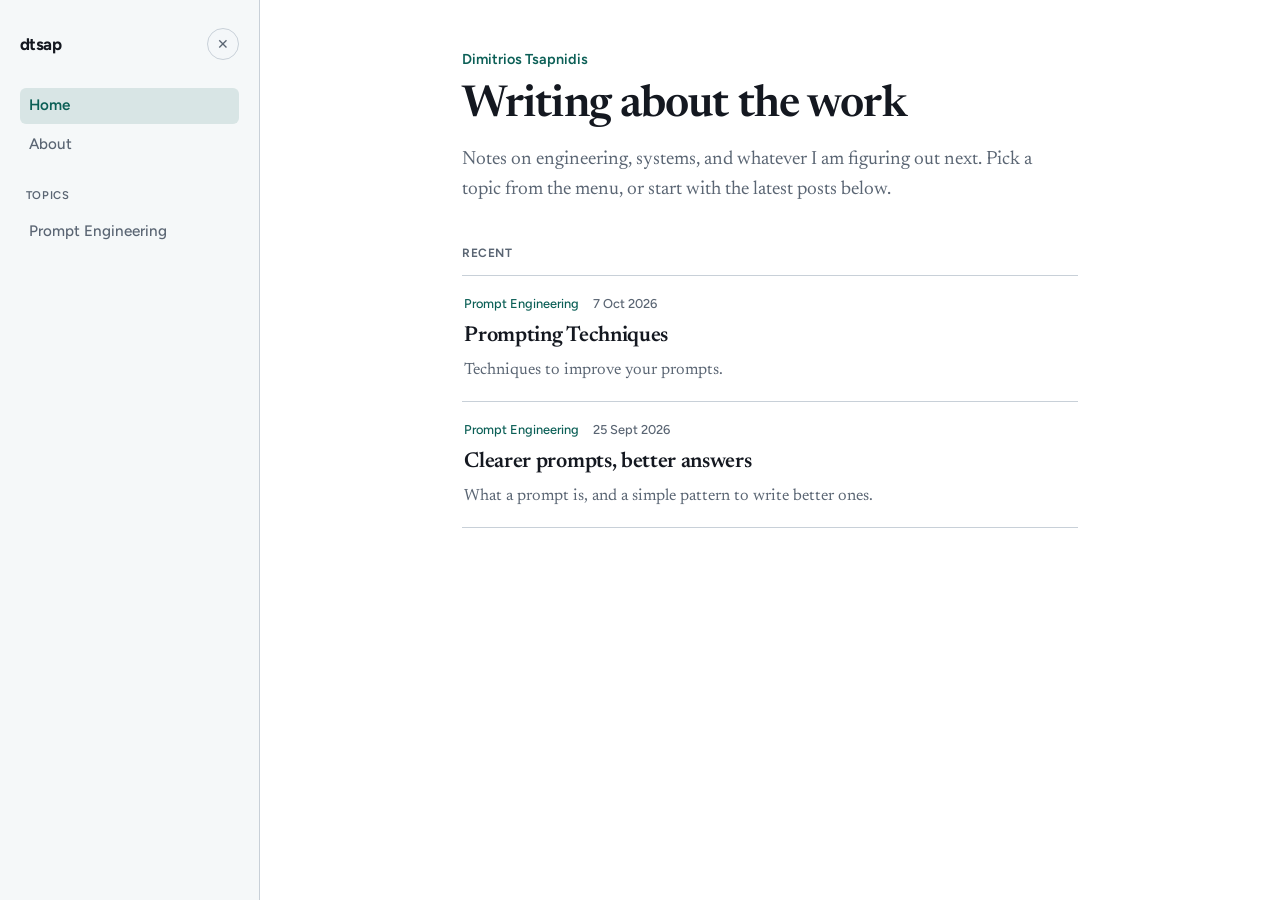
<file: index.html>
<!DOCTYPE html>
<html lang="en">
<head>
  <meta charset="UTF-8">
  <meta name="viewport" content="width=device-width, initial-scale=1.0">
  <title>Dimitrios Tsapnidis</title>
  <meta name="description" content="Notes on engineering, systems, and whatever I am figuring out next.">
  <link rel="preconnect" href="https://fonts.googleapis.com">
  <link rel="preconnect" href="https://fonts.gstatic.com" crossorigin>
  <link href="https://fonts.googleapis.com/css2?family=Figtree:wght@500;600;700&family=Newsreader:opsz,wght@6..72,400;6..72,600&display=swap" rel="stylesheet">
  <link rel="stylesheet" href="assets/css/site.css?v=7">
</head>
<body>
  <button class="icon-btn floating-toggle" id="openBtn" aria-label="Open menu">☰</button>

  <aside id="sidebar" aria-label="Site navigation">
    <div class="sidebar-header">
      <a class="logo" id="siteLogo" href="./">dtsap</a>
      <button class="icon-btn close-btn" id="closeBtn" aria-label="Close menu">✕</button>
    </div>

    <div class="nav-section">
      <ul class="nav-links">
        <li><a data-nav="home" href="./">Home</a></li>
        <li><a data-nav="about" href="about.html">About</a></li>
      </ul>
    </div>

    <div class="nav-section">
      <div class="nav-label">Topics</div>
      <ul class="nav-links" id="topicsNav"></ul>
    </div>
  </aside>

  <main>
    <p class="page-kicker">Dimitrios Tsapnidis</p>
    <h1 class="page-title">Writing about the work</h1>
    <p class="page-lead">Notes on engineering, systems, and whatever I am figuring out next. Pick a topic from the menu, or start with the latest posts below.</p>

    <p class="section-heading">Recent</p>
    <ul class="post-list" id="postList"></ul>
  </main>

  <script src="assets/js/site.js?v=5"></script>
</body>
</html>
</file>
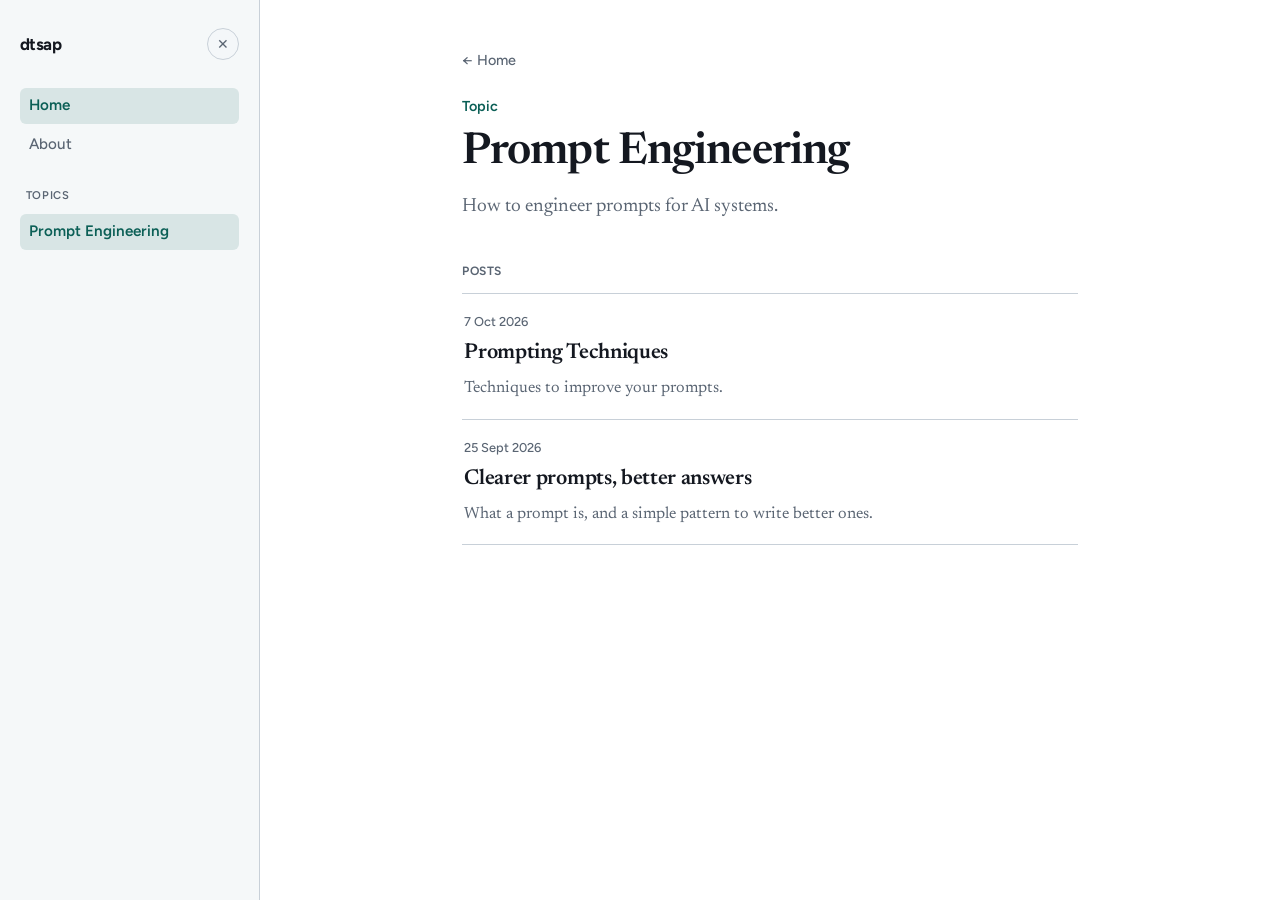
<file: topics/prompt-engineering/index.html>
<!DOCTYPE html>
<html lang="en">
<head>
  <meta charset="UTF-8">
  <meta name="viewport" content="width=device-width, initial-scale=1.0">
  <title>Prompt Engineering — Dimitrios Tsapnidis</title>
  <meta name="description" content="How to engineer prompts for AI systems.">
  <link rel="preconnect" href="https://fonts.googleapis.com">
  <link rel="preconnect" href="https://fonts.gstatic.com" crossorigin>
  <link href="https://fonts.googleapis.com/css2?family=Figtree:wght@500;600;700&family=Newsreader:opsz,wght@6..72,400;6..72,600&display=swap" rel="stylesheet">
  <link rel="stylesheet" href="../../assets/css/site.css?v=7">
</head>
<body>
  <button class="icon-btn floating-toggle" id="openBtn" aria-label="Open menu">☰</button>

  <aside id="sidebar" aria-label="Site navigation">
    <div class="sidebar-header">
      <a class="logo" id="siteLogo" href="../../">dtsap</a>
      <button class="icon-btn close-btn" id="closeBtn" aria-label="Close menu">✕</button>
    </div>

    <div class="nav-section">
      <ul class="nav-links">
        <li><a data-nav="home" href="../../">Home</a></li>
        <li><a data-nav="about" href="../../about.html">About</a></li>
      </ul>
    </div>

    <div class="nav-section">
      <div class="nav-label">Topics</div>
      <ul class="nav-links" id="topicsNav"></ul>
    </div>
  </aside>

  <main>
    <a class="back-link" href="../../">← Home</a>
    <p class="page-kicker">Topic</p>
    <h1 class="page-title">Prompt Engineering</h1>
    <p class="page-lead">How to engineer prompts for AI systems.</p>

    <p class="section-heading">Posts</p>
    <ul class="post-list" id="topicPostList" data-topic="prompt-engineering"></ul>
  </main>

  <script src="../../assets/js/site.js?v=5"></script>
</body>
</html>
</file>
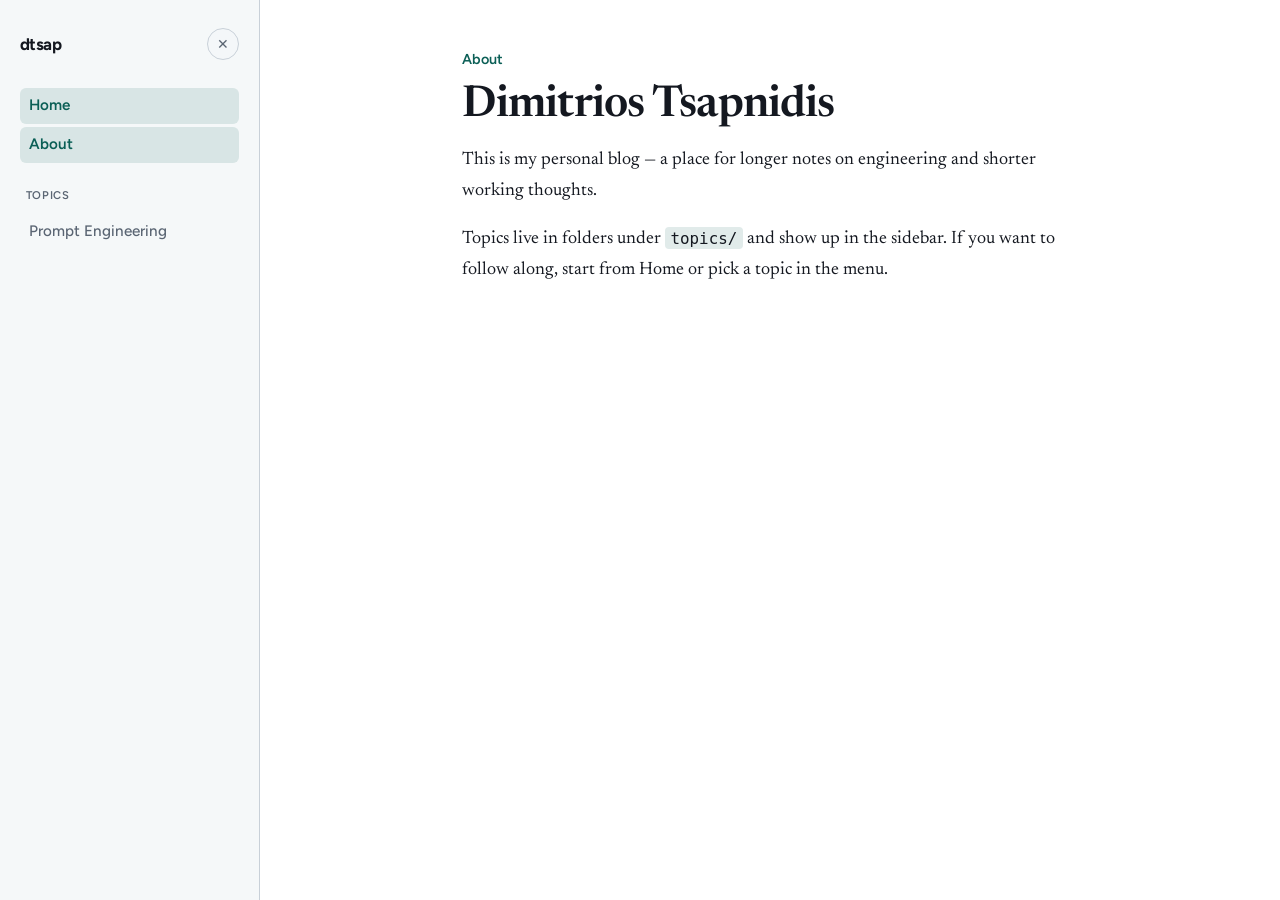
<file: about.html>
<!DOCTYPE html>
<html lang="en">
<head>
  <meta charset="UTF-8">
  <meta name="viewport" content="width=device-width, initial-scale=1.0">
  <title>About — Dimitrios Tsapnidis</title>
  <meta name="description" content="About Dimitrios Tsapnidis and this blog.">
  <link rel="preconnect" href="https://fonts.googleapis.com">
  <link rel="preconnect" href="https://fonts.gstatic.com" crossorigin>
  <link href="https://fonts.googleapis.com/css2?family=Figtree:wght@500;600;700&family=Newsreader:opsz,wght@6..72,400;6..72,600&display=swap" rel="stylesheet">
  <link rel="stylesheet" href="assets/css/site.css?v=7">
</head>
<body>
  <button class="icon-btn floating-toggle" id="openBtn" aria-label="Open menu">☰</button>

  <aside id="sidebar" aria-label="Site navigation">
    <div class="sidebar-header">
      <a class="logo" id="siteLogo" href="./">dtsap</a>
      <button class="icon-btn close-btn" id="closeBtn" aria-label="Close menu">✕</button>
    </div>

    <div class="nav-section">
      <ul class="nav-links">
        <li><a data-nav="home" href="./">Home</a></li>
        <li><a data-nav="about" href="about.html">About</a></li>
      </ul>
    </div>

    <div class="nav-section">
      <div class="nav-label">Topics</div>
      <ul class="nav-links" id="topicsNav"></ul>
    </div>
  </aside>

  <main>
    <p class="page-kicker">About</p>
    <h1 class="page-title">Dimitrios Tsapnidis</h1>
    <div class="article-body">
      <p>This is my personal blog — a place for longer notes on engineering and shorter working thoughts.</p>
      <p>Topics live in folders under <code>topics/</code> and show up in the sidebar. If you want to follow along, start from Home or pick a topic in the menu.</p>
    </div>
  </main>

  <script src="assets/js/site.js?v=5"></script>
</body>
</html>
</file>
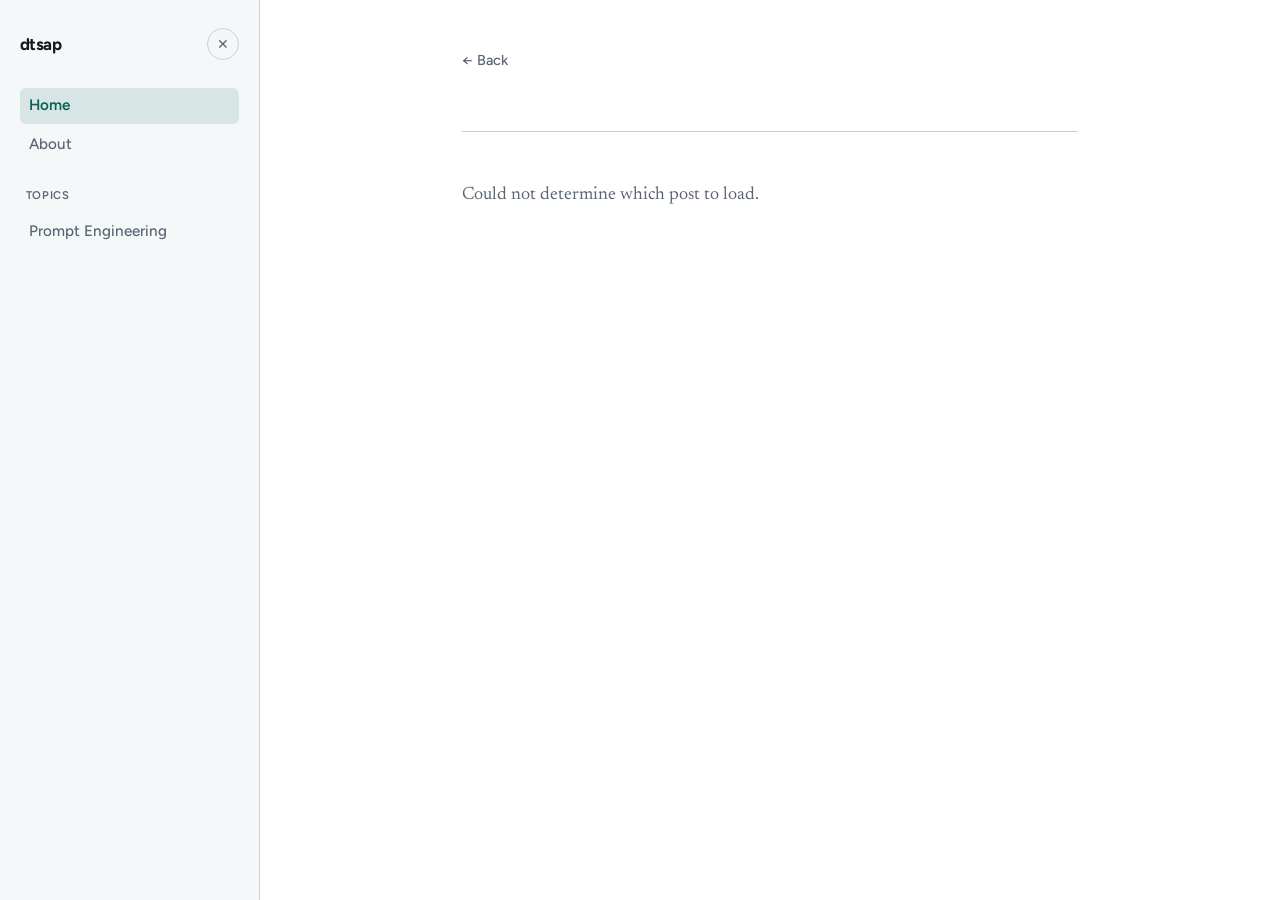
<file: scripts/templates/post.html>
<!DOCTYPE html>
<html lang="en">
<head>
  <meta charset="UTF-8">
  <meta name="viewport" content="width=device-width, initial-scale=1.0">
  <title>Loading… — Dimitrios Tsapnidis</title>
  <meta name="description" content="">
  <link rel="preconnect" href="https://fonts.googleapis.com">
  <link rel="preconnect" href="https://fonts.gstatic.com" crossorigin>
  <link href="https://fonts.googleapis.com/css2?family=Figtree:wght@500;600;700&family=Newsreader:opsz,wght@6..72,400;6..72,600&display=swap" rel="stylesheet">
  <link rel="stylesheet" href="../../assets/css/site.css?v=7">
</head>
<body>
  <button class="icon-btn floating-toggle" id="openBtn" aria-label="Open menu">☰</button>

  <aside id="sidebar" aria-label="Site navigation">
    <div class="sidebar-header">
      <a class="logo" id="siteLogo" href="../../">dtsap</a>
      <button class="icon-btn close-btn" id="closeBtn" aria-label="Close menu">✕</button>
    </div>

    <div class="nav-section">
      <ul class="nav-links">
        <li><a data-nav="home" href="../../">Home</a></li>
        <li><a data-nav="about" href="../../about.html">About</a></li>
      </ul>
    </div>

    <div class="nav-section">
      <div class="nav-label">Topics</div>
      <ul class="nav-links" id="topicsNav"></ul>
    </div>
  </aside>

  <main>
    <a class="back-link" id="postBack" href="./">← Back</a>
    <article data-markdown-post>
      <header class="article-header">
        <div class="post-meta">
          <a class="topic" id="postTopic" href="./"></a>
          <time id="postDate" datetime=""></time>
        </div>
        <h1 id="postTitle"></h1>
        <p class="summary" id="postSummary"></p>
      </header>
      <div class="article-body" id="postBody">
        <p class="empty-state">Loading…</p>
      </div>
    </article>
  </main>

  <script src="../../assets/js/marked.min.js?v=2"></script>
  <script src="../../assets/js/site.js?v=5"></script>
</body>
</html>
</file>
<file: assets/css/site.css>
:root {
  --bg: #ffffff;
  --ink: #141820;
  --muted: #5a6573;
  --accent: #0b5f56;
  --accent-soft: rgba(11, 95, 86, 0.12);
  --border: #c8d0d8;
  --surface: #f4f7f9;
  --sidebar-width: 260px;
  --measure: 42rem;
  --font-ui: "Figtree", system-ui, sans-serif;
  --font-body: "Newsreader", Georgia, "Times New Roman", serif;
}

*,
*::before,
*::after {
  box-sizing: border-box;
  margin: 0;
  padding: 0;
}

html {
  scroll-behavior: smooth;
}

body {
  font-family: var(--font-ui);
  background: #ffffff;
  color: var(--ink);
  line-height: 1.55;
  display: flex;
  min-height: 100vh;
  overflow-x: hidden;
}

/* Sidebar */
aside {
  width: var(--sidebar-width);
  border-right: 1px solid var(--border);
  padding: 1.75rem 1.25rem;
  background: color-mix(in srgb, var(--surface) 88%, transparent);
  backdrop-filter: blur(8px);
  transition: transform 0.3s ease;
  position: fixed;
  top: 0;
  bottom: 0;
  left: 0;
  z-index: 20;
  overflow-y: auto;
}

body.sidebar-collapsed aside {
  transform: translateX(calc(-1 * var(--sidebar-width)));
}

.sidebar-header {
  display: flex;
  align-items: center;
  justify-content: space-between;
  margin-bottom: 1.75rem;
  gap: 0.75rem;
}

.logo {
  font-family: var(--font-ui);
  font-weight: 700;
  font-size: 1.05rem;
  letter-spacing: -0.03em;
  color: var(--ink);
  text-decoration: none;
}

.logo:hover {
  color: var(--accent);
}

.icon-btn {
  background: var(--surface);
  border: 1px solid var(--border);
  cursor: pointer;
  color: var(--muted);
  display: flex;
  align-items: center;
  justify-content: center;
  transition: border-color 0.2s ease, color 0.2s ease, background 0.2s ease;
  width: 32px;
  height: 32px;
  border-radius: 50%;
  font-size: 0.85rem;
  flex-shrink: 0;
}

.icon-btn:hover {
  border-color: var(--accent);
  color: var(--ink);
}

.icon-btn:focus-visible {
  outline: 2px solid var(--accent);
  outline-offset: 2px;
}

.floating-toggle {
  position: fixed;
  top: 1.25rem;
  left: 1.25rem;
  z-index: 15;
  display: none;
  box-shadow: 0 4px 16px rgba(20, 24, 32, 0.08);
}

body.sidebar-collapsed .floating-toggle {
  display: flex;
}

.nav-section {
  margin-bottom: 1.5rem;
}

.nav-label {
  font-size: 0.7rem;
  font-weight: 600;
  letter-spacing: 0.06em;
  text-transform: uppercase;
  color: var(--muted);
  margin-bottom: 0.6rem;
  padding-left: 0.35rem;
}

.nav-links {
  list-style: none;
}

.nav-links li {
  margin-bottom: 0.15rem;
}

.nav-links a {
  color: var(--muted);
  text-decoration: none;
  font-size: 0.95rem;
  font-weight: 500;
  transition: color 0.15s ease, background 0.15s ease;
  display: block;
  padding: 0.4rem 0.55rem;
  border-radius: 6px;
}

.nav-links a:hover {
  color: var(--ink);
  background: var(--accent-soft);
}

.nav-links a.active {
  color: var(--accent);
  background: var(--accent-soft);
  font-weight: 600;
}

.nav-links a:focus-visible {
  outline: 2px solid var(--accent);
  outline-offset: 1px;
}

/* Main */
main {
  flex: 1;
  width: 100%;
  max-width: var(--measure);
  padding: 3rem 1.75rem 4rem;
  margin: 0 auto;
  animation: rise-in 0.45s ease both;
}

@keyframes rise-in {
  from {
    opacity: 0;
    transform: translateY(8px);
  }
  to {
    opacity: 1;
    transform: translateY(0);
  }
}

@media (prefers-reduced-motion: reduce) {
  html {
    scroll-behavior: auto;
  }

  main {
    animation: none;
  }

  aside {
    transition: none;
  }
}

@media (min-width: 1024px) {
  body {
    padding-left: var(--sidebar-width);
  }

  body.sidebar-collapsed {
    padding-left: 0;
  }
}

@media (max-width: 1023px) {
  aside {
    box-shadow: 4px 0 24px rgba(20, 24, 32, 0.1);
  }

  body:not(.sidebar-collapsed) {
    overflow: hidden;
  }

  body:not(.sidebar-collapsed)::after {
    content: "";
    position: fixed;
    inset: 0;
    background: rgba(20, 24, 32, 0.28);
    z-index: 18;
  }
}

/* Home / page chrome */
.page-kicker {
  font-family: var(--font-ui);
  font-size: 0.9rem;
  font-weight: 600;
  color: var(--accent);
  margin-bottom: 0.65rem;
}

.page-title {
  font-family: var(--font-body);
  font-size: clamp(2rem, 4vw, 2.75rem);
  font-weight: 600;
  letter-spacing: -0.02em;
  line-height: 1.15;
  margin-bottom: 0.85rem;
  color: var(--ink);
}

.page-lead {
  font-family: var(--font-body);
  font-size: 1.2rem;
  color: var(--muted);
  margin-bottom: 2.5rem;
  max-width: 36rem;
}

/* Post list */
.post-list {
  list-style: none;
  border-top: 1px solid var(--border);
}

.post-list li {
  border-bottom: 1px solid var(--border);
}

.post-list a {
  display: block;
  text-decoration: none;
  color: inherit;
  padding: 1.15rem 0.15rem;
  transition: background 0.15s ease;
}

.post-list a:hover {
  background: color-mix(in srgb, var(--accent-soft) 55%, transparent);
}

.post-list a:focus-visible {
  outline: 2px solid var(--accent);
  outline-offset: 2px;
}

.post-meta {
  display: flex;
  flex-wrap: wrap;
  gap: 0.5rem 0.85rem;
  font-size: 0.8rem;
  font-weight: 500;
  color: var(--muted);
  margin-bottom: 0.35rem;
}

.post-meta .topic {
  color: var(--accent);
}

.post-list h2 {
  font-family: var(--font-body);
  font-size: 1.35rem;
  font-weight: 600;
  letter-spacing: -0.015em;
  margin-bottom: 0.3rem;
  color: var(--ink);
}

.post-list .summary {
  font-family: var(--font-body);
  font-size: 1.02rem;
  color: var(--muted);
  line-height: 1.5;
}

.section-heading {
  font-family: var(--font-ui);
  font-size: 0.75rem;
  font-weight: 650;
  letter-spacing: 0.05em;
  text-transform: uppercase;
  color: var(--muted);
  margin-bottom: 0.75rem;
}

/* Article */
.article-header {
  margin-bottom: 2rem;
  padding-bottom: 1.5rem;
  border-bottom: 1px solid var(--border);
}

.article-header .post-meta {
  margin-bottom: 0.75rem;
}

.article-header h1 {
  font-family: var(--font-body);
  font-size: clamp(1.85rem, 3.5vw, 2.4rem);
  font-weight: 600;
  letter-spacing: -0.02em;
  line-height: 1.2;
  margin-bottom: 0.75rem;
}

.article-header .summary {
  font-family: var(--font-body);
  font-size: 1.15rem;
  color: var(--muted);
}

.article-body {
  font-family: var(--font-body);
  font-size: 1.125rem;
  line-height: 1.7;
  color: var(--ink);
}

.article-body p {
  margin-bottom: 1.15rem;
}

.article-body h2 {
  font-size: 1.4rem;
  font-weight: 600;
  margin: 2rem 0 0.75rem;
  letter-spacing: -0.015em;
}

.article-body a {
  color: var(--accent);
  text-underline-offset: 2px;
}

.article-body a:hover {
  text-decoration-thickness: 2px;
}

.article-body ul,
.article-body ol {
  margin: 0 0 1.15rem 1.25rem;
}

.article-body li {
  margin-bottom: 0.35rem;
}

.article-body h3 {
  font-size: 1.15rem;
  font-weight: 600;
  margin: 1.5rem 0 0.6rem;
}

.article-body code {
  font-family: ui-monospace, "Cascadia Code", "SF Mono", Menlo, monospace;
  font-size: 0.88em;
  background: var(--accent-soft);
  padding: 0.12em 0.35em;
  border-radius: 4px;
}

.article-body pre {
  margin: 0 0 1.15rem;
  padding: 0.9rem 1rem;
  overflow-x: auto;
  background: color-mix(in srgb, var(--surface) 70%, var(--ink) 6%);
  border: 1px solid var(--border);
  border-radius: 6px;
}

.article-body pre code {
  background: none;
  padding: 0;
  font-size: 0.85em;
  line-height: 1.55;
}

.article-body blockquote {
  margin: 1.35rem 0;
  padding: 0.95rem 1.15rem;
  border-left: 3px solid var(--accent);
  background: color-mix(in srgb, var(--accent-soft) 70%, var(--surface));
  border-radius: 0 6px 6px 0;
  color: var(--ink);
  font-style: italic;
}

.article-body blockquote p {
  margin-bottom: 0;
}

.article-body blockquote p + p {
  margin-top: 0.75rem;
}

.article-body hr {
  border: none;
  border-top: 1px solid var(--border);
  margin: 2rem 0;
}

.article-body strong {
  font-weight: 600;
}

.article-body .references {
  margin-top: 2.5rem;
  padding-top: 0.5rem;
  border-top: 1px solid var(--border);
}

.article-body .references h2 {
  margin-top: 1.25rem;
}

.article-body .references li {
  margin-bottom: 0.7rem;
}

.article-body .table-scroll {
  margin: 1.35rem 0 1.5rem;
  overflow: auto;
  max-height: min(70vh, 40rem);
  border: 1px solid var(--border);
  border-radius: 6px;
  background: var(--surface);
}

.article-body table {
  width: 100%;
  min-width: 32rem;
  border-collapse: separate;
  border-spacing: 0;
  font-family: var(--font-ui);
  font-size: 0.9rem;
  line-height: 1.45;
  margin: 0;
}

.article-body th,
.article-body td {
  border-right: 1px solid var(--border);
  border-bottom: 1px solid var(--border);
  padding: 0.6rem 0.7rem;
  vertical-align: top;
  text-align: left;
}

.article-body th:last-child,
.article-body td:last-child {
  border-right: none;
}

.article-body tr:last-child td {
  border-bottom: none;
}

.article-body th {
  position: sticky;
  top: 0;
  z-index: 2;
  background: #d8dee4;
  font-weight: 650;
  font-size: 0.78rem;
  letter-spacing: 0.02em;
  border-bottom: 2px solid var(--border);
  box-shadow: 0 1px 0 var(--border);
}

.article-body tbody tr:nth-child(even) td {
  background: color-mix(in srgb, var(--bg) 55%, var(--surface));
}

.article-body td:first-child {
  font-family: var(--font-body);
  font-size: 0.95rem;
  font-weight: 400;
  color: var(--muted);
  min-width: 14rem;
}

.article-body td:first-child strong {
  display: block;
  font-family: var(--font-ui);
  font-size: 0.95rem;
  font-weight: 650;
  color: var(--ink);
}

.article-body td:first-child br {
  display: none;
}

.article-body th:nth-child(n + 2),
.article-body td:nth-child(n + 2) {
  text-align: center;
  white-space: nowrap;
  width: 5.5rem;
}

.back-link {
  display: inline-block;
  font-size: 0.9rem;
  font-weight: 500;
  color: var(--muted);
  text-decoration: none;
  margin-bottom: 1.5rem;
}

.back-link:hover {
  color: var(--accent);
}

.empty-state {
  font-family: var(--font-body);
  color: var(--muted);
  padding: 1rem 0;
}
</file>
